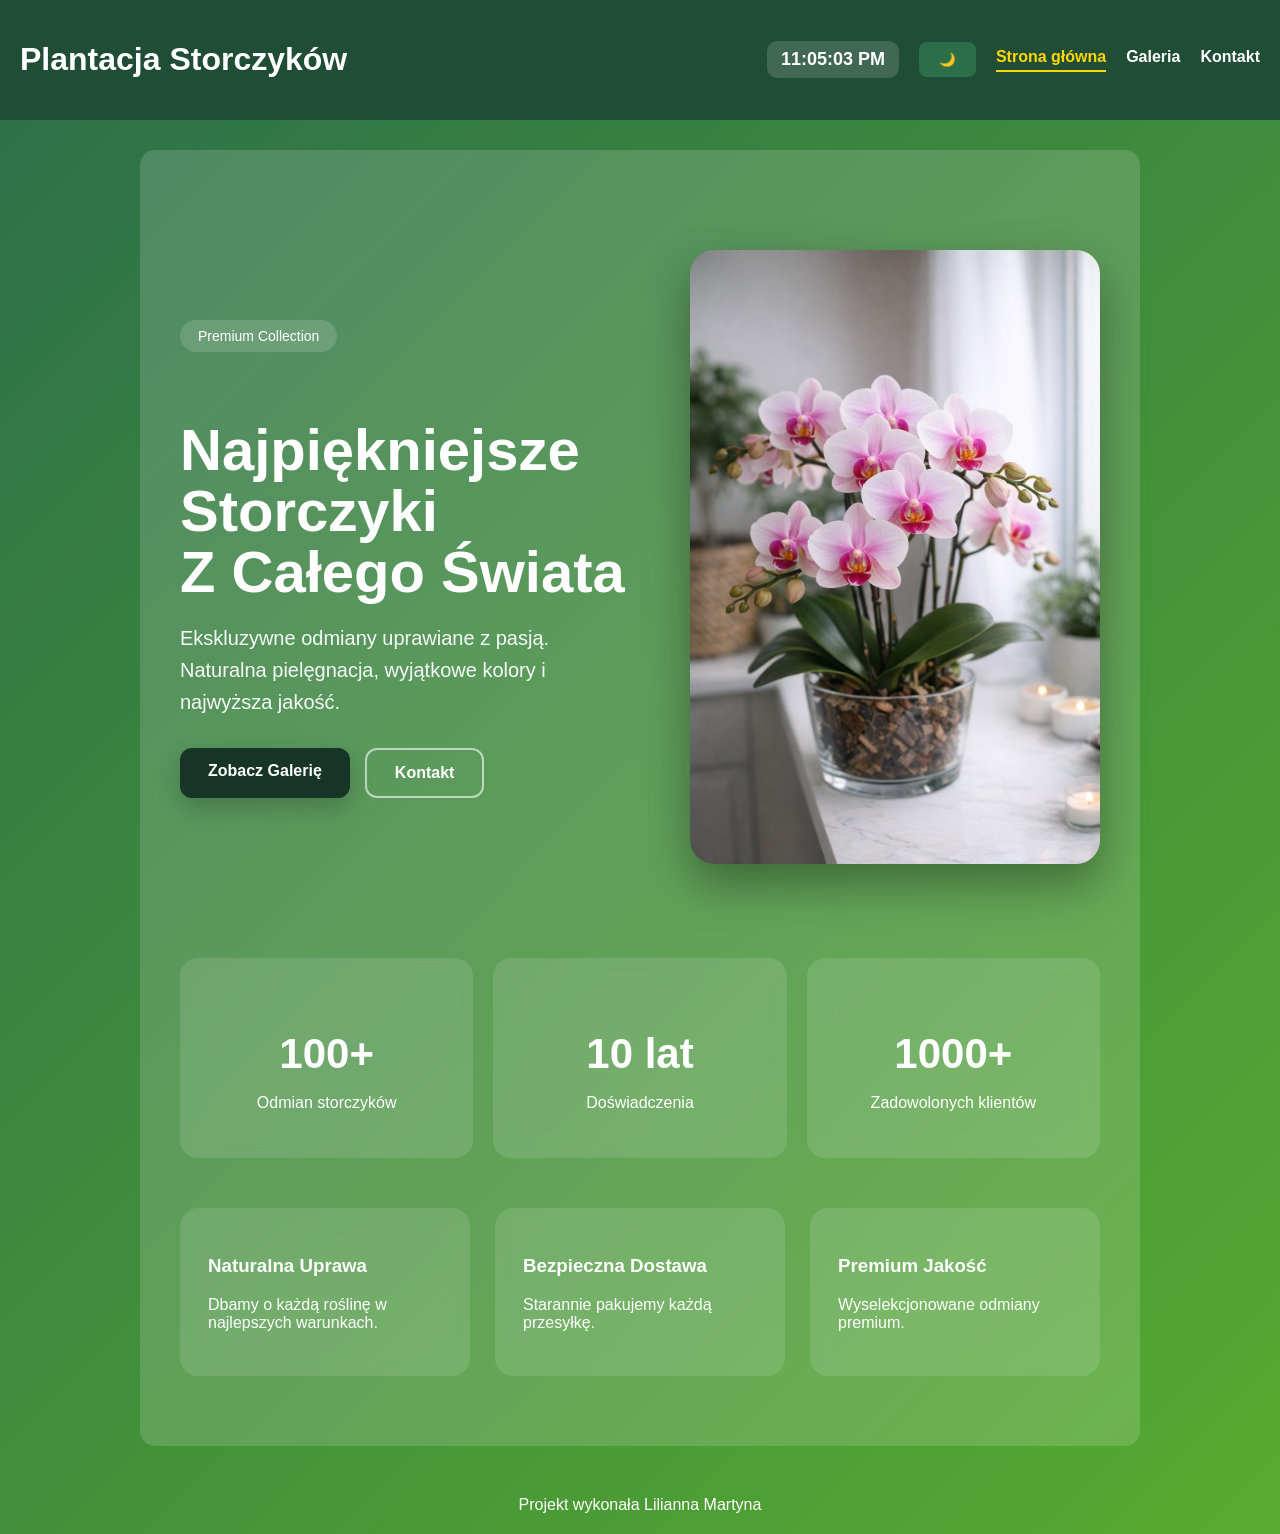
<file: index.html>
<!DOCTYPE html>
<html lang="pl">
<head>
    <meta charset="UTF-8">
    <meta name="viewport" content="width=device-width, initial-scale=1.0">
    <title>Plantacja Storczyków</title>

    <link rel="stylesheet" href="css/style.css">

    <script src="js/clock.js" defer></script>
    <script src="js/theme.js" defer></script>
</head>

<body>
<header>
    <h1>Plantacja Storczyków</h1>

    <div class="header-right">
        <div id="clock"></div>
        <button id="theme-btn">🌙</button>
        <nav>
            <a href="index.html" class="active">Strona główna</a>
            <a href="galeria.html">Galeria</a>
            <a href="kontakt.html">Kontakt</a>
        </nav>
    </div>
</header>

<main>

    <section class="hero">
        <div class="hero-text fade-up">
            <span class="badge">Premium Collection</span>
            <h2>
                Najpiękniejsze Storczyki<br>
                Z Całego Świata
            </h2>
            <p>
                Ekskluzywne odmiany uprawiane z pasją.
                Naturalna pielęgnacja, wyjątkowe kolory i najwyższa jakość.
            </p>
            <div class="hero-buttons">
                <a href="galeria.html" class="btn">Zobacz Galerię</a>
                <a href="kontakt.html" class="btn-outline">Kontakt</a>
            </div>
        </div>
        <div class="hero-image fade-up delay">
            <img src="img/storczyk1.jpg" alt="Storczyk premium">
        </div>
    </section>


    <section class="stats">
        <div class="stat-card">
            <h3>100+</h3>
            <p>Odmian storczyków</p>
        </div>
        <div class="stat-card">
            <h3>10 lat</h3>
            <p>Doświadczenia</p>
        </div>
        <div class="stat-card">
            <h3>1000+</h3>
            <p>Zadowolonych klientów</p>
        </div>
    </section>

    <section class="features">
        <div class="feature-card">
            <h3>Naturalna Uprawa</h3>
            <p>Dbamy o każdą roślinę w najlepszych warunkach.</p>
        </div>
        <div class="feature-card">
            <h3>Bezpieczna Dostawa</h3>
            <p>Starannie pakujemy każdą przesyłkę.</p>
        </div>
        <div class="feature-card">
            <h3>Premium Jakość</h3>
            <p>Wyselekcjonowane odmiany premium.</p>
        </div>
    </section>

</main>
<footer>
    Projekt wykonała Lilianna Martyna
</footer>

</body>
</html>
</file>
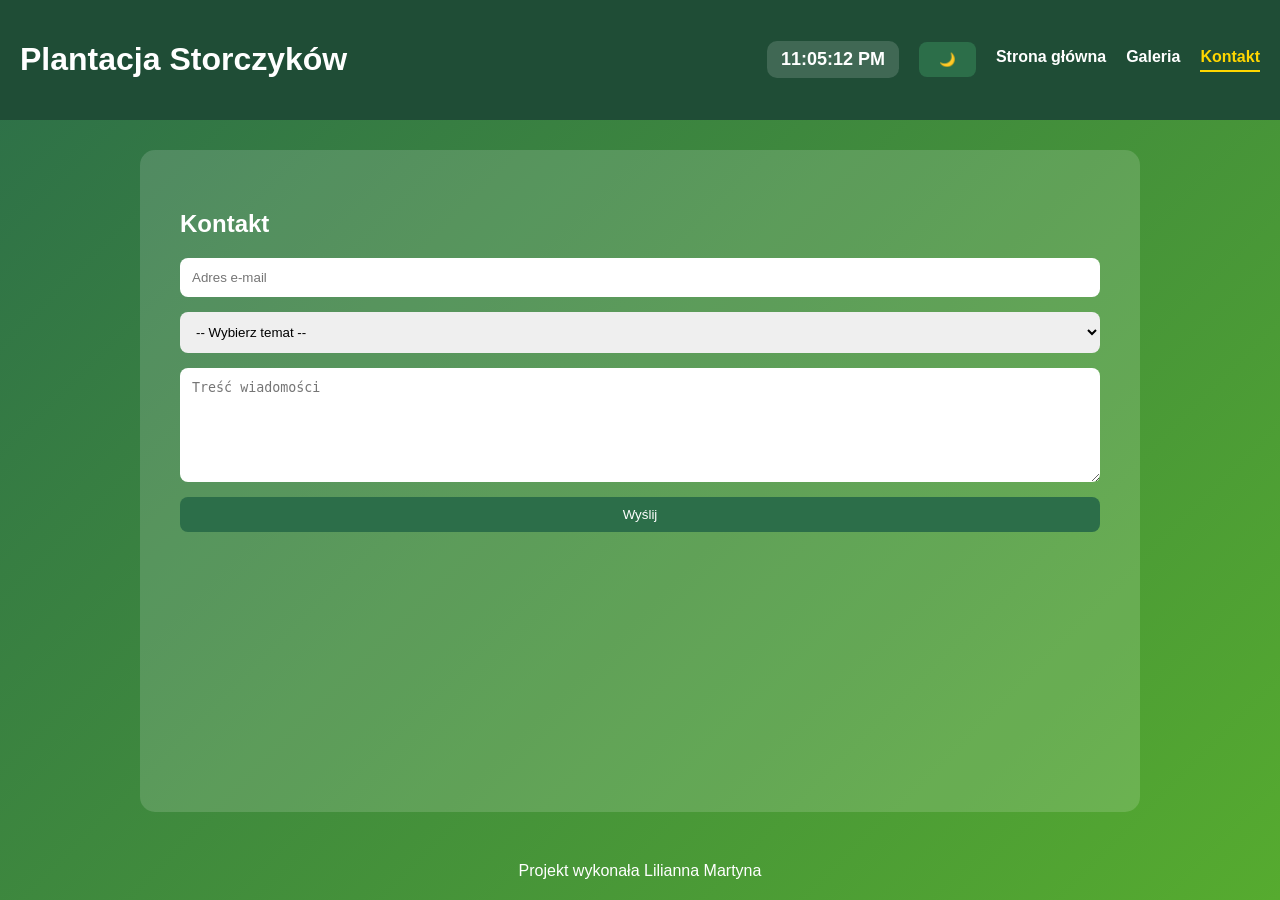
<file: kontakt.html>
<!DOCTYPE html>
<html lang="pl">
<head>
    <meta charset="UTF-8">
    <meta name="viewport" content="width=device-width, initial-scale=1.0">
    <title>Kontakt</title>

    <link rel="stylesheet" href="css/style.css">

    <script src="js/form.js" defer></script>
    <script src="js/theme.js" defer></script>
    <script src="js/clock.js" defer></script>
</head>
<body>

<header>
    <h1>Plantacja Storczyków</h1>

    <div class="header-right">
        <div id="clock"></div>
        <button id="theme-btn">🌙</button>
        <nav>
            <a href="index.html">Strona główna</a>
            <a href="galeria.html">Galeria</a>
            <a href="kontakt.html" class="active">Kontakt</a>
        </nav>
    </div>
</header>

<main>
    <h2>Kontakt</h2>
    <form id="contact-form">
        <input type="text" id="email" placeholder="Adres e-mail" required>
        <select id="temat">
            <option value="">-- Wybierz temat --</option>
            <option>Pytanie o storczyki</option>
            <option>Zamówienie</option>
            <option>Współpraca</option>
        </select>
        <textarea id="msg" rows="6" placeholder="Treść wiadomości" required></textarea>
        <input type="submit" value="Wyślij">
    </form>
</main>

<footer>
    Projekt wykonała Lilianna Martyna
</footer>

</body>
</html>
</file>
<file: css/style.css>
body{
margin:0;
font-family:Arial;
background:linear-gradient(135deg,#2c6e49,#56ab2f);
color:white;

min-height:100vh;
display:flex;
flex-direction:column;
}

header{
display:flex;
justify-content:space-between;
align-items:center;
padding:20px;
background:#1f4d36;
flex-wrap:wrap;
gap:15px;
}

.header-right{
display:flex;
align-items:center;
gap:20px;
flex-wrap:wrap;
}

nav{
display:flex;
gap:20px;
flex-wrap:wrap;
}

nav a{
color:white;
text-decoration:none;
font-weight:bold;
}

main{
width:100%;
max-width:1000px;
margin:30px auto 0 auto;
padding:40px;
background:rgba(255,255,255,0.15);
border-radius:15px;

flex:1;
box-sizing:border-box;
}

button,
input[type="submit"]{
padding:10px 20px;
border:none;
border-radius:8px;
cursor:pointer;
background:#2c6e49;
color:white;
}

button:hover,
input[type="submit"]:hover{
background:#163526;
}

form{
display:flex;
flex-direction:column;
gap:15px;
}

input, textarea, select{
padding:12px;
border:none;
border-radius:8px;
}



.galeria{
display:grid;
grid-template-columns:repeat(auto-fit,minmax(280px,1fr));
gap:25px;
align-items:start;
}

.galeria img{
width:100%;
height:320px;
object-fit:cover;
border-radius:15px;
display:block;
box-shadow:0 6px 15px rgba(0,0,0,0.25);
transition:0.3s;
}

.galeria img:hover{
transform:scale(1.03);
}


footer{
text-align:center;
padding:20px;
margin-top:30px;
}

.hidden{
display:none;
}

.dark{
background:#111;
}

.dark main{
background:#222;
}

.dark header{
background:#000;
}

.dark .feature-card,
.dark .stat-card{
background:#333;
}

@media(max-width:768px){

header{
flex-direction:column;
text-align:center;
}

nav{
justify-content:center;
}

main{
margin:10px;
padding:20px;
}

}


.hero{
display:grid;
grid-template-columns:1.1fr 1fr;
gap:60px;
align-items:center;
padding:60px 0;
}

.badge{
display:inline-block;
background:rgba(255,255,255,0.15);
padding:8px 18px;
border-radius:50px;
margin-bottom:20px;
font-size:14px;
backdrop-filter:blur(8px);
}

.hero h2{
font-size:58px;
line-height:1.05;
margin-bottom:20px;
font-weight:800;
}

.hero p{
font-size:20px;
line-height:1.6;
margin-bottom:30px;
opacity:0.95;
max-width:550px;
}

.hero-buttons{
display:flex;
gap:15px;
flex-wrap:wrap;
}

.btn,
.btn-outline{
padding:14px 28px;
border-radius:12px;
text-decoration:none;
font-weight:700;
transition:0.3s;
}

.btn{
background:#163526;
color:white;
box-shadow:0 10px 25px rgba(0,0,0,0.2);
}

.btn:hover{
transform:translateY(-4px) scale(1.02);
}

.btn-outline{
border:2px solid rgba(255,255,255,0.6);
color:white;
}

.btn-outline:hover{
background:rgba(255,255,255,0.12);
}

.hero-image img{
width:100%;
border-radius:24px;
box-shadow:0 20px 45px rgba(0,0,0,0.35);
transition:0.4s;
}

.hero-image img:hover{
transform:scale(1.03) rotate(-1deg);
}

.stats{
display:grid;
grid-template-columns:repeat(3,1fr);
gap:20px;
margin:30px 0 50px;
}

.stat-card{
background:rgba(255,255,255,0.12);
padding:30px;
border-radius:18px;
text-align:center;
backdrop-filter:blur(10px);
}

.stat-card h3{
font-size:42px;
margin-bottom:8px;
}

.features{
display:grid;
grid-template-columns:repeat(3,1fr);
gap:25px;
margin-bottom:30px;
}

.feature-card{
background:rgba(255,255,255,0.12);
padding:28px;
border-radius:18px;
backdrop-filter:blur(10px);
transition:0.3s;
}

.feature-card:hover{
transform:translateY(-8px);
background:rgba(255,255,255,0.18);
}

.fade-up{
animation:fadeUp 1s ease forwards;
opacity:0;
transform:translateY(30px);
}

.delay{
animation-delay:0.4s;
}

@keyframes fadeUp{
to{
opacity:1;
transform:translateY(0);
}
}

@media(max-width:1000px){

.hero{
grid-template-columns:1fr;
}

.stats,
.features{
grid-template-columns:1fr;
}

.hero h2{
font-size:40px;
}

}

.header-right{
display:flex;
align-items:center;
gap:20px;
flex-wrap:wrap;
}

#clock{
font-weight:bold;
font-size:18px;
padding:8px 14px;
background:rgba(255,255,255,0.15);
border-radius:10px;
}

nav a.active{
color:#ffd700;
border-bottom:2px solid #ffd700;
padding-bottom:4px;
}
</file>
